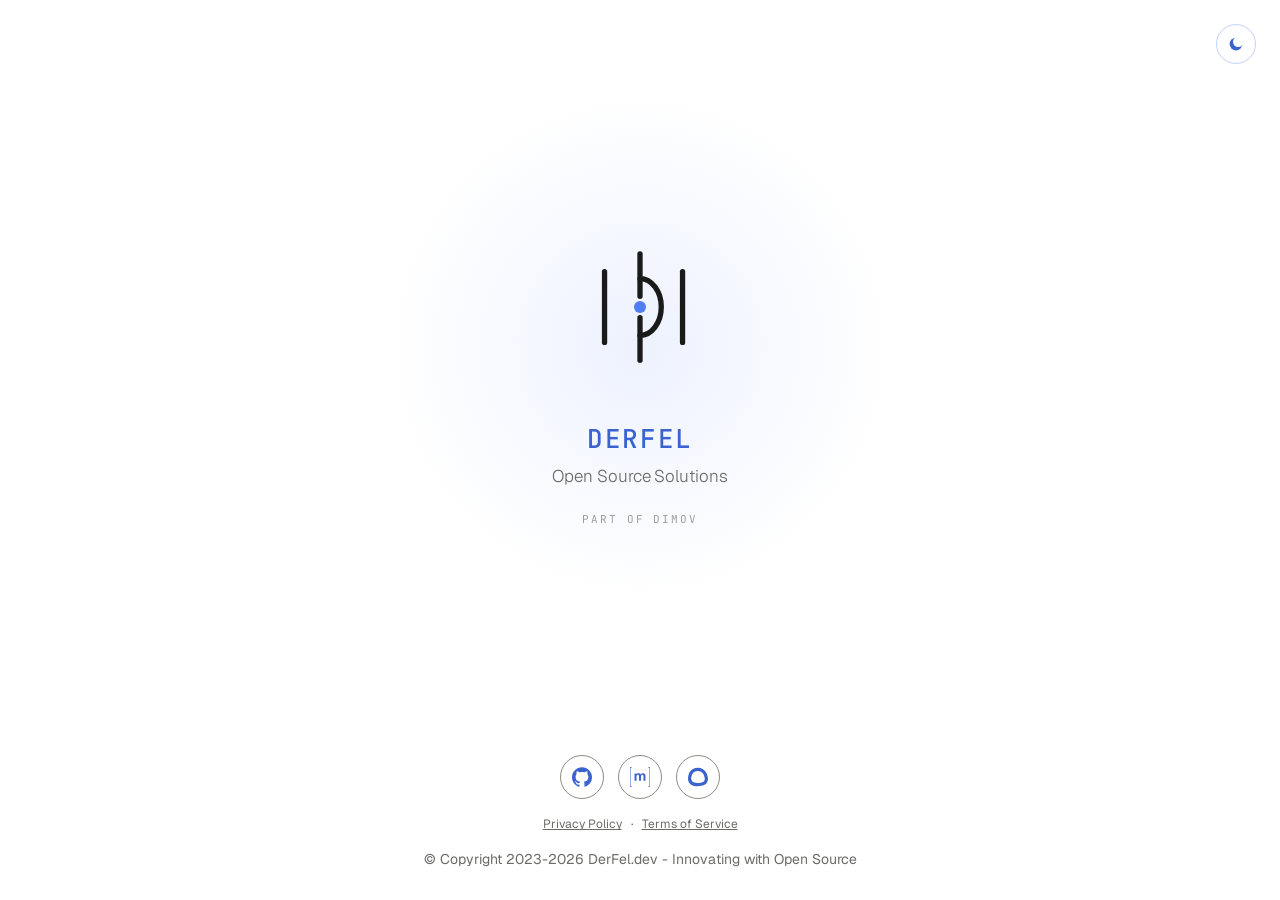
<file: index.html>
<!DOCTYPE html>
<html lang="en">

<head>
    <meta charset="UTF-8">
    <meta name="viewport" content="width=device-width, initial-scale=1.0">
    <title>DERFEL | Open Source Solutions</title>
    <meta name="description" content="DERFEL - open-source solutions, part of the DIMOV ecosystem.">
    <link rel="canonical" href="https://derfel.dev/">

    <link rel="icon" type="image/svg+xml" href="/images/favicon.svg" media="(prefers-color-scheme: light)">
    <link rel="icon" type="image/svg+xml" href="/images/favicon-dark.svg" media="(prefers-color-scheme: dark)">
    <link rel="icon" type="image/png" sizes="32x32" href="/images/favicon-32x32.png">
    <link rel="apple-touch-icon" sizes="180x180" href="/images/apple-touch-icon.png">
    <link rel="manifest" href="/site.webmanifest">
    <meta name="color-scheme" content="light dark">
    <meta name="theme-color" content="#FFFFFF" media="(prefers-color-scheme: light)">
    <meta name="theme-color" content="#141414" media="(prefers-color-scheme: dark)">
    <meta name="mobile-web-app-capable" content="yes">
    <meta name="apple-mobile-web-app-capable" content="yes">
    <meta name="apple-mobile-web-app-title" content="DERFEL">

    <link rel="stylesheet" href="/styles/style.css">
    <script src="/scripts/theme.js"></script>

    <meta property="og:site_name" content="DERFEL">
    <meta property="og:type" content="website">
    <meta property="og:locale" content="en_US">
    <meta property="og:title" content="DERFEL: Open Source Solutions | Innovating with Open Source">
    <meta property="og:description" content="DERFEL offers innovative open-source solutions to empower businesses. Experience seamless integration and cost-effective technology with DIMOV.">
    <meta property="og:url" content="https://derfel.dev/">
    <meta property="og:image" content="https://derfel.dev/images/derfel-og.png">
    <meta property="og:image:width" content="1200">
    <meta property="og:image:height" content="630">
    <meta property="og:image:alt" content="DERFEL - Open Source Solutions, part of DIMOV">

    <meta name="twitter:card" content="summary_large_image">
    <meta name="twitter:title" content="DERFEL | Open Source Solutions">
    <meta name="twitter:description" content="DERFEL - open-source solutions, part of the DIMOV ecosystem.">
    <meta name="twitter:image" content="https://derfel.dev/images/derfel-og.png">
    <meta name="twitter:image:alt" content="DERFEL - Open Source Solutions, part of DIMOV">

    <script type="application/ld+json">
    {
      "@context": "https://schema.org",
      "@graph": [
        {
          "@type": "Organization",
          "@id": "https://derfel.dev/#organization",
          "name": "DERFEL",
          "url": "https://derfel.dev/",
          "logo": {
            "@type": "ImageObject",
            "url": "https://derfel.dev/images/derfel-mark.svg",
            "width": 44,
            "height": 44
          },
          "image": "https://derfel.dev/images/derfel-og.png",
          "description": "Open source solutions for business - seamless integration, lower costs and cost-effective technology.",
          "parentOrganization": {
            "@type": "Organization",
            "name": "DIMOV",
            "url": "https://www.dimov.xyz"
          },
          "sameAs": [
            "https://github.com/derfeldev"
          ]
        },
        {
          "@type": "WebSite",
          "@id": "https://derfel.dev/#website",
          "url": "https://derfel.dev/",
          "name": "DERFEL",
          "description": "Innovating with Open Source",
          "publisher": { "@id": "https://derfel.dev/#organization" },
          "inLanguage": "en"
        }
      ]
    }
    </script>
</head>

<body>
    <a class="skip-link" href="#main">Skip to content</a>

    <div class="site">
        <button class="theme-toggle" type="button" aria-label="Switch to dark theme">
            <svg class="icon-sun" width="18" height="18" viewBox="0 0 24 24" fill="none" aria-hidden="true"><circle cx="12" cy="12" r="5" stroke="currentColor" stroke-width="1.8"/><line x1="12" y1="1.5" x2="12" y2="4" stroke="currentColor" stroke-width="1.8" stroke-linecap="round"/><line x1="12" y1="20" x2="12" y2="22.5" stroke="currentColor" stroke-width="1.8" stroke-linecap="round"/><line x1="1.5" y1="12" x2="4" y2="12" stroke="currentColor" stroke-width="1.8" stroke-linecap="round"/><line x1="20" y1="12" x2="22.5" y2="12" stroke="currentColor" stroke-width="1.8" stroke-linecap="round"/><line x1="4.4" y1="4.4" x2="6.1" y2="6.1" stroke="currentColor" stroke-width="1.8" stroke-linecap="round"/><line x1="17.9" y1="17.9" x2="19.6" y2="19.6" stroke="currentColor" stroke-width="1.8" stroke-linecap="round"/><line x1="4.4" y1="19.6" x2="6.1" y2="17.9" stroke="currentColor" stroke-width="1.8" stroke-linecap="round"/><line x1="17.9" y1="6.1" x2="19.6" y2="4.4" stroke="currentColor" stroke-width="1.8" stroke-linecap="round"/></svg>
            <svg class="icon-moon" width="18" height="18" viewBox="0 0 24 24" aria-hidden="true"><mask id="derfel-moon-mask"><rect x="0" y="0" width="24" height="24" fill="#fff"/><circle cx="15" cy="9" r="7" fill="#000"/></mask><circle cx="12" cy="12" r="8.5" fill="currentColor" mask="url(#derfel-moon-mask)"/></svg>
        </button>

        <main id="main" class="hero">
            <div class="hero-glow" aria-hidden="true"></div>
            <div class="hero-inner">
                <div class="hero-logo" role="img" aria-label="DERFEL logo">
                    <svg viewBox="0 0 44 44" width="156" height="156" fill="none">
                        <g stroke-width="1.5" stroke-linecap="round">
                            <path d="M12 12v20"/>
                            <path d="M34 12v20"/>
                            <path d="M22 7v12"/>
                            <path d="M22 25v12"/>
                            <path d="M22 14c3.31 0 6 3.58 6 8s-2.69 8-6 8"/>
                        </g>
                        <circle cx="22" cy="22" r="1.7"/>
                    </svg>
                </div>
                <h1 class="hero-title">DERFEL</h1>
                <p class="hero-sub">Open Source Solutions</p>
                <p class="hero-tag">PART OF DIMOV</p>
            </div>
        </main>

        <footer class="site-footer">
            <div class="social">
                <a href="https://github.com/derfeldev" class="social-link" aria-label="DERFEL on GitHub (opens in a new tab)" rel="me noopener" target="_blank">
                    <svg viewBox="0 0 24 24" aria-hidden="true" focusable="false"><path d="M12 .297c-6.63 0-12 5.373-12 12 0 5.303 3.438 9.8 8.205 11.385.6.113.82-.258.82-.577 0-.285-.01-1.04-.015-2.04-3.338.724-4.042-1.61-4.042-1.61C4.422 18.07 3.633 17.7 3.633 17.7c-1.087-.744.084-.729.084-.729 1.205.084 1.838 1.236 1.838 1.236 1.07 1.835 2.809 1.305 3.495.998.108-.776.417-1.305.76-1.605-2.665-.3-5.466-1.332-5.466-5.93 0-1.31.465-2.38 1.235-3.22-.135-.303-.54-1.523.105-3.176 0 0 1.005-.322 3.3 1.23.96-.267 1.98-.399 3-.405 1.02.006 2.04.138 3 .405 2.28-1.552 3.285-1.23 3.285-1.23.645 1.653.24 2.873.12 3.176.765.84 1.23 1.91 1.23 3.22 0 4.61-2.805 5.625-5.475 5.92.42.36.81 1.096.81 2.22 0 1.606-.015 2.896-.015 3.286 0 .315.21.69.825.57C20.565 22.092 24 17.592 24 12.297c0-6.627-5.373-12-12-12"/></svg>
                </a>
                <a href="https://www.dimov.xyz/matrix-docs/" class="social-link" aria-label="Matrix homeserver documentation (opens in a new tab)" rel="noopener" target="_blank">
                    <svg viewBox="0 0 24 24" aria-hidden="true" focusable="false"><path d="M.632.55v22.9H2.28V24H0V0h2.28v.55zm7.043 7.26v1.157h.033c.309-.443.683-.784 1.117-1.024.433-.245.936-.365 1.5-.365.54 0 1.033.107 1.481.314.448.208.785.582 1.02 1.108.254-.374.6-.706 1.034-.992.434-.287.95-.43 1.546-.43.453 0 .872.056 1.26.167.388.11.716.286.993.53.276.245.489.559.646.951.152.392.23.863.23 1.417v5.728h-2.349V11.52c0-.286-.01-.559-.032-.812a1.755 1.755 0 0 0-.18-.66 1.106 1.106 0 0 0-.438-.448c-.194-.11-.457-.166-.785-.166-.332 0-.6.064-.803.189a1.38 1.38 0 0 0-.48.499 1.946 1.946 0 0 0-.231.696 5.56 5.56 0 0 0-.06.785v4.768h-2.35v-4.8c0-.254-.004-.503-.018-.752a2.074 2.074 0 0 0-.143-.688 1.052 1.052 0 0 0-.415-.503c-.194-.125-.476-.19-.854-.19-.111 0-.259.024-.439.074-.18.051-.36.143-.53.282-.171.138-.319.337-.439.595-.12.259-.18.6-.18 1.02v4.966H5.46V7.81zm15.693 15.64V.55H21.72V0H24v24h-2.28v-.55z"/></svg>
                </a>
                <a href="https://status.derfel.dev" class="social-link" aria-label="DERFEL status page (opens in a new tab)" rel="noopener" target="_blank">
                    <svg viewBox="0 0 24 24" aria-hidden="true" focusable="false"><path d="M11.759.955c-4.071 0-7.93 2.265-10.06 5.774l-.16.263-.116.284c-1.81 4.44-2.188 9.118.621 12.459 2.67 3.174 6.221 3.328 9.477 3.308 3.256-.02 6.323-.482 8.995-2.032C22.75 19.714 24 16.917 24 14.53c0-2.388-.724-4.698-1.882-7.343l-.112-.257-.148-.238C19.683 3.2 15.83.955 11.758.955Zm0 3.868c2.919 0 5.19 1.305 6.816 3.914 2.076 4.747 2.076 7.724 0 8.929-3.116 1.808-11.234 2.359-13.57-.42-1.558-1.853-1.558-4.69 0-8.51 1.584-2.608 3.835-3.913 6.754-3.913z"/></svg>
                </a>
            </div>
            <div class="footer-links">
                <a href="/privacy-policy/">Privacy Policy</a>
                <span>·</span>
                <a href="/terms-of-service/">Terms of Service</a>
            </div>
            <small class="copyright">&copy; Copyright 2023-<span data-year>2026</span> DerFel.dev - Innovating with Open Source</small>
        </footer>
    </div>
</body>

</html>
</file>
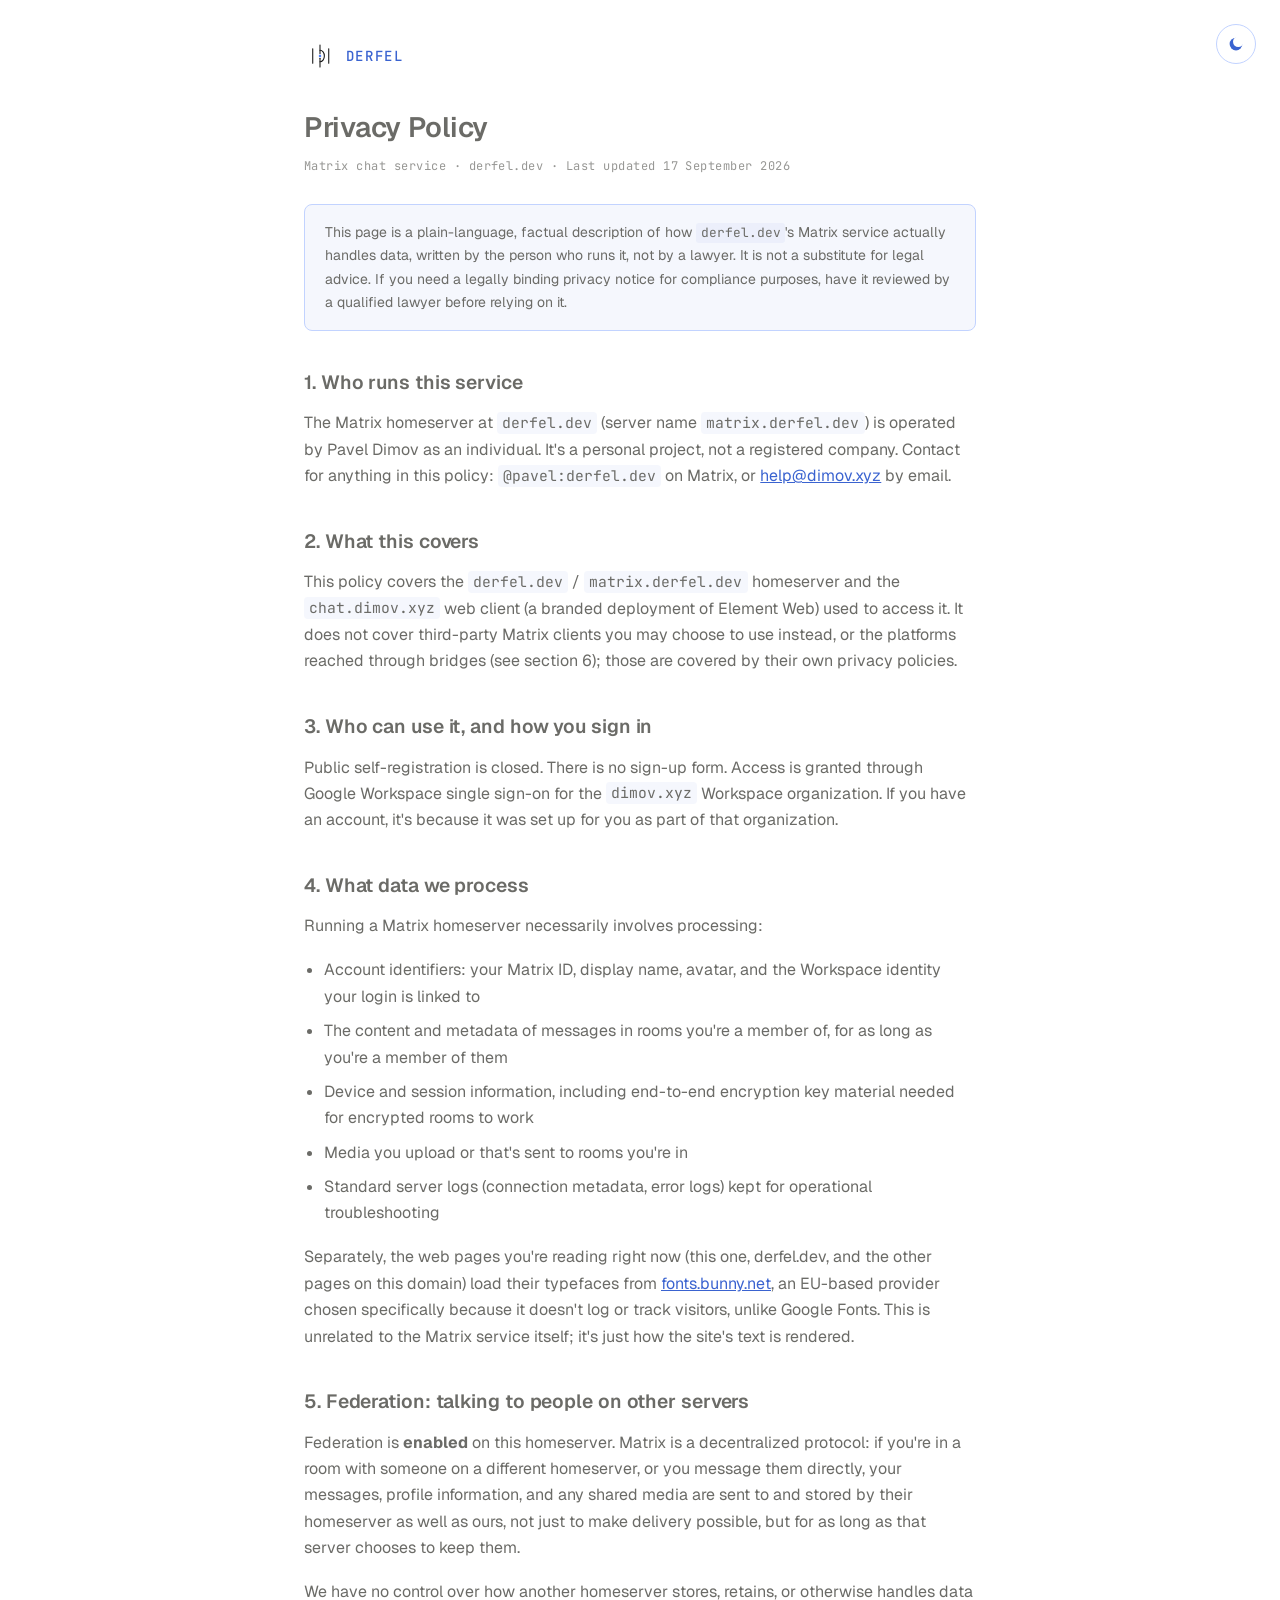
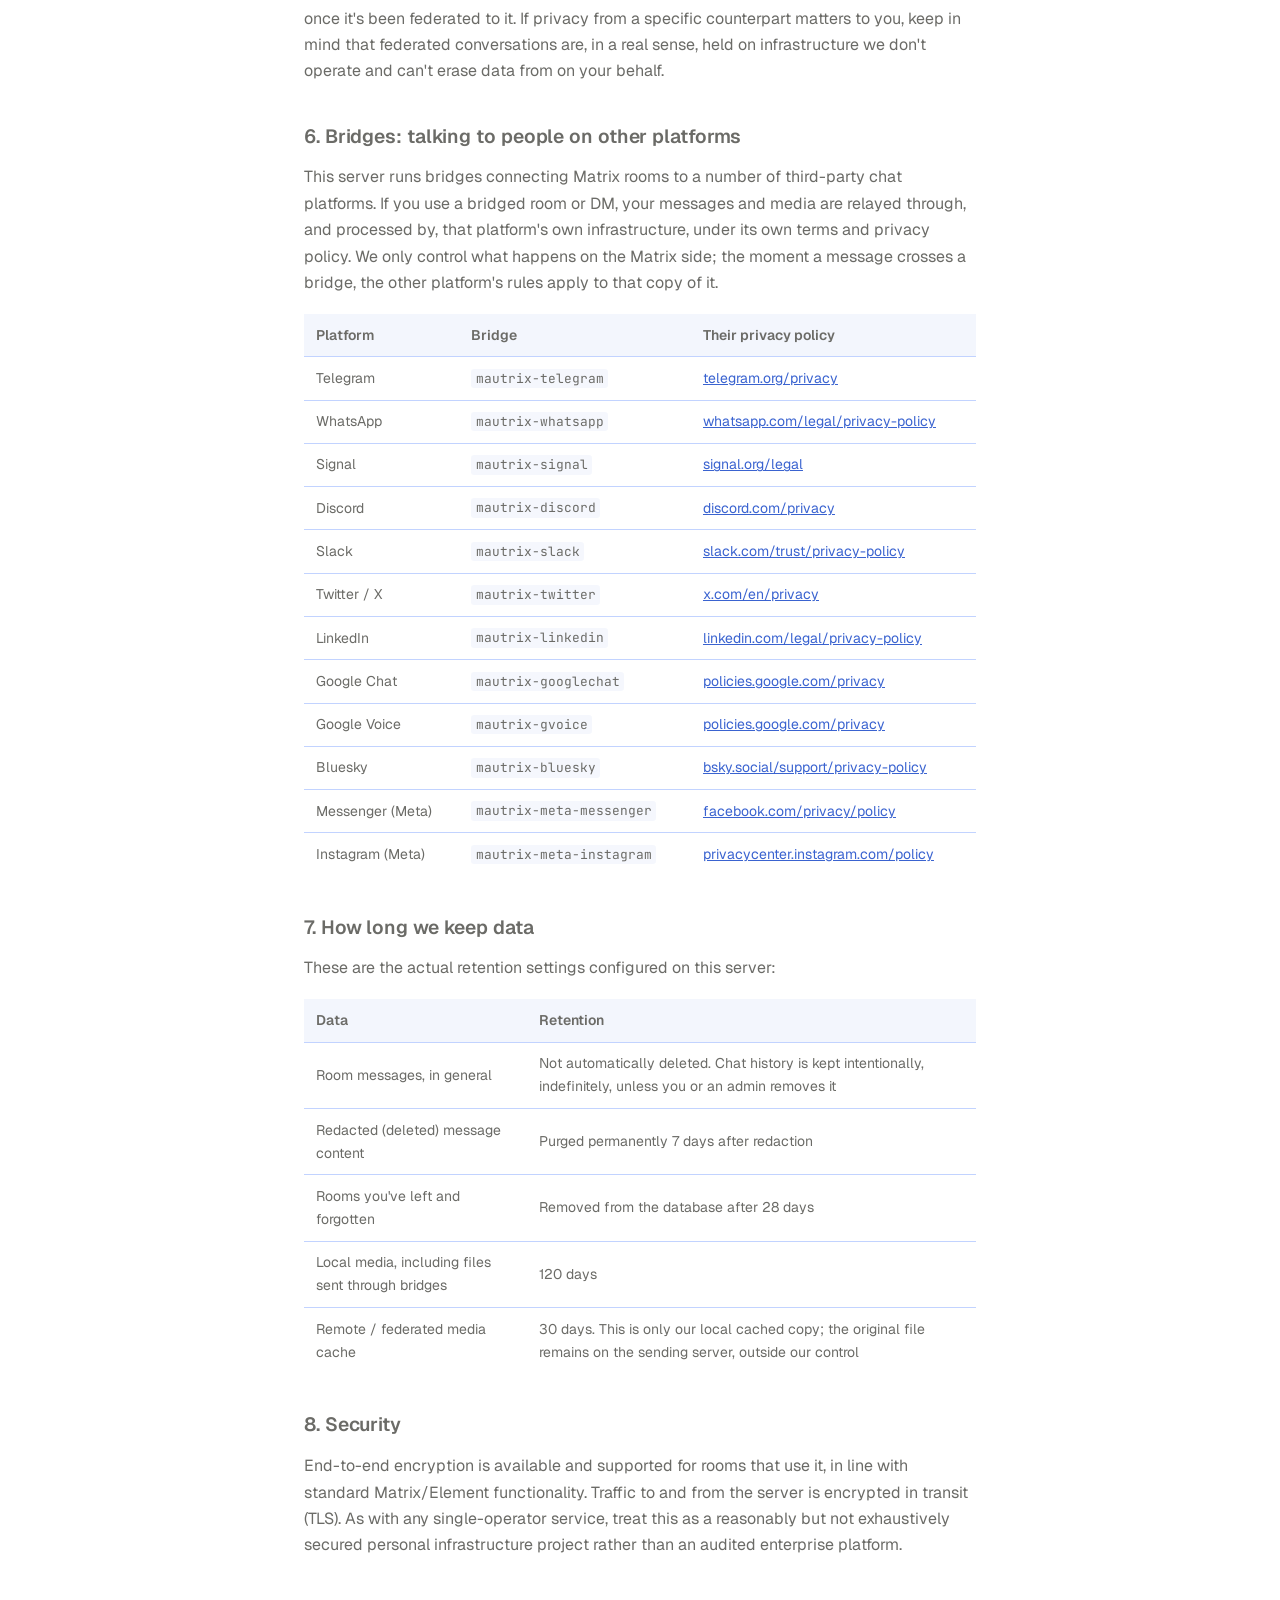
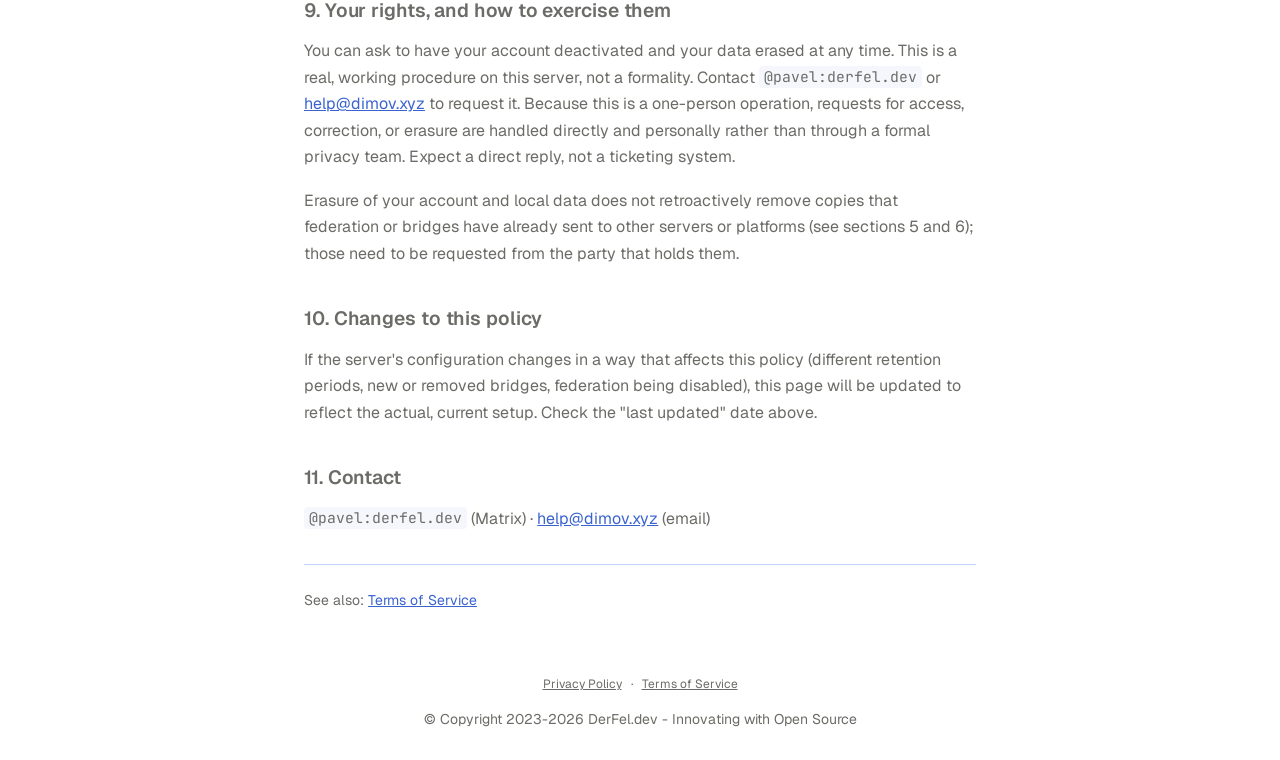
<file: privacy-policy/index.html>
<!DOCTYPE html>
<html lang="en">

<head>
    <meta charset="UTF-8">
    <meta name="viewport" content="width=device-width, initial-scale=1.0">
    <title>Privacy Policy | DERFEL Matrix Chat</title>
    <meta name="description" content="Privacy Policy for the DERFEL Matrix homeserver at derfel.dev - federation, bridges, data retention, and how to request erasure.">
    <link rel="canonical" href="https://derfel.dev/privacy-policy/">

    <link rel="icon" type="image/svg+xml" href="/images/favicon.svg" media="(prefers-color-scheme: light)">
    <link rel="icon" type="image/svg+xml" href="/images/favicon-dark.svg" media="(prefers-color-scheme: dark)">
    <link rel="icon" type="image/png" sizes="32x32" href="/images/favicon-32x32.png">
    <link rel="apple-touch-icon" sizes="180x180" href="/images/apple-touch-icon.png">
    <link rel="manifest" href="/site.webmanifest">
    <meta name="color-scheme" content="light dark">
    <meta name="theme-color" content="#FFFFFF" media="(prefers-color-scheme: light)">
    <meta name="theme-color" content="#141414" media="(prefers-color-scheme: dark)">

    <link rel="stylesheet" href="/styles/style.css">
    <script src="/scripts/theme.js"></script>

    <meta property="og:site_name" content="DERFEL">
    <meta property="og:type" content="website">
    <meta property="og:title" content="Privacy Policy | DERFEL Matrix Chat">
    <meta property="og:description" content="How the DERFEL Matrix homeserver at derfel.dev handles your data - federation, bridges, retention, and erasure requests.">
    <meta property="og:url" content="https://derfel.dev/privacy-policy/">
    <meta property="og:image" content="https://derfel.dev/images/derfel-og.png">

    <meta name="twitter:card" content="summary_large_image">
    <meta name="twitter:title" content="Privacy Policy | DERFEL Matrix Chat">
    <meta name="twitter:description" content="How the DERFEL Matrix homeserver at derfel.dev handles your data - federation, bridges, retention, and erasure requests.">
    <meta name="twitter:image" content="https://derfel.dev/images/derfel-og.png">

    <script type="application/ld+json">
    {
      "@context": "https://schema.org",
      "@type": "WebPage",
      "name": "Privacy Policy",
      "url": "https://derfel.dev/privacy-policy/",
      "dateModified": "2026-09-17",
      "isPartOf": { "@type": "WebSite", "name": "DERFEL", "url": "https://derfel.dev" }
    }
    </script>
</head>

<body>
    <a class="skip-link" href="#main">Skip to content</a>

    <div class="site">
        <button class="theme-toggle" type="button" aria-label="Switch to dark theme">
            <svg class="icon-sun" width="18" height="18" viewBox="0 0 24 24" fill="none" aria-hidden="true"><circle cx="12" cy="12" r="5" stroke="currentColor" stroke-width="1.8"/><line x1="12" y1="1.5" x2="12" y2="4" stroke="currentColor" stroke-width="1.8" stroke-linecap="round"/><line x1="12" y1="20" x2="12" y2="22.5" stroke="currentColor" stroke-width="1.8" stroke-linecap="round"/><line x1="1.5" y1="12" x2="4" y2="12" stroke="currentColor" stroke-width="1.8" stroke-linecap="round"/><line x1="20" y1="12" x2="22.5" y2="12" stroke="currentColor" stroke-width="1.8" stroke-linecap="round"/><line x1="4.4" y1="4.4" x2="6.1" y2="6.1" stroke="currentColor" stroke-width="1.8" stroke-linecap="round"/><line x1="17.9" y1="17.9" x2="19.6" y2="19.6" stroke="currentColor" stroke-width="1.8" stroke-linecap="round"/><line x1="4.4" y1="19.6" x2="6.1" y2="17.9" stroke="currentColor" stroke-width="1.8" stroke-linecap="round"/><line x1="17.9" y1="6.1" x2="19.6" y2="4.4" stroke="currentColor" stroke-width="1.8" stroke-linecap="round"/></svg>
            <svg class="icon-moon" width="18" height="18" viewBox="0 0 24 24" aria-hidden="true"><mask id="derfel-moon-mask"><rect x="0" y="0" width="24" height="24" fill="#fff"/><circle cx="15" cy="9" r="7" fill="#000"/></mask><circle cx="12" cy="12" r="8.5" fill="currentColor" mask="url(#derfel-moon-mask)"/></svg>
        </button>

        <a class="site-header" href="/">
            <svg viewBox="0 0 44 44" width="32" height="32" fill="none" aria-hidden="true">
                <g stroke-width="1.5" stroke-linecap="round">
                    <path d="M12 12v20"/><path d="M34 12v20"/><path d="M22 7v12"/><path d="M22 25v12"/>
                    <path d="M22 14c3.31 0 6 3.58 6 8s-2.69 8-6 8"/>
                </g>
                <circle cx="22" cy="22" r="1.7"/>
            </svg>
            <span class="wordmark">DERFEL</span>
        </a>

        <main id="main" class="page">
            <h1>Privacy Policy</h1>
            <p class="updated">Matrix chat service &middot; derfel.dev &middot; Last updated 17 September 2026</p>

            <div class="notice">
                This page is a plain-language, factual description of how <code>derfel.dev</code>'s
                Matrix service actually handles data, written by the person who runs it, not by a
                lawyer. It is not a substitute for legal advice. If you need a legally binding privacy
                notice for compliance purposes, have it reviewed by a qualified lawyer before relying
                on it.
            </div>

            <h2>1. Who runs this service</h2>
            <p>
                The Matrix homeserver at <code>derfel.dev</code> (server name <code>matrix.derfel.dev</code>)
                is operated by Pavel Dimov as an individual. It's a personal project, not a
                registered company. Contact for anything in this policy: <code>@pavel:derfel.dev</code>
                on Matrix, or <a href="mailto:help@dimov.xyz">help@dimov.xyz</a> by email.
            </p>

            <h2>2. What this covers</h2>
            <p>
                This policy covers the <code>derfel.dev</code> / <code>matrix.derfel.dev</code>
                homeserver and the <code>chat.dimov.xyz</code> web client (a branded deployment of
                Element Web) used to access it. It does not cover third-party Matrix clients you may
                choose to use instead, or the platforms reached through bridges (see section 6);
                those are covered by their own privacy policies.
            </p>

            <h2>3. Who can use it, and how you sign in</h2>
            <p>
                Public self-registration is closed. There is no sign-up form. Access is granted
                through Google Workspace single sign-on for the <code>dimov.xyz</code> Workspace
                organization. If you have an account, it's because it was set up for you as part of
                that organization.
            </p>

            <h2>4. What data we process</h2>
            <p>Running a Matrix homeserver necessarily involves processing:</p>
            <ul>
                <li>Account identifiers: your Matrix ID, display name, avatar, and the Workspace identity your login is linked to</li>
                <li>The content and metadata of messages in rooms you're a member of, for as long as you're a member of them</li>
                <li>Device and session information, including end-to-end encryption key material needed for encrypted rooms to work</li>
                <li>Media you upload or that's sent to rooms you're in</li>
                <li>Standard server logs (connection metadata, error logs) kept for operational troubleshooting</li>
            </ul>
            <p>
                Separately, the web pages you're reading right now (this one, derfel.dev, and the
                other pages on this domain) load their typefaces from <a href="https://fonts.bunny.net" target="_blank" rel="noopener">fonts.bunny.net</a>,
                an EU-based provider chosen specifically because it doesn't log or track visitors,
                unlike Google Fonts. This is unrelated to the Matrix service itself; it's just how
                the site's text is rendered.
            </p>

            <h2>5. Federation: talking to people on other servers</h2>
            <p>
                Federation is <strong>enabled</strong> on this homeserver. Matrix is a decentralized
                protocol: if you're in a room with someone on a different homeserver, or you message
                them directly, your messages, profile information, and any shared media are sent to
                and stored by their homeserver as well as ours, not just to make delivery possible,
                but for as long as that server chooses to keep them.
            </p>
            <p>
                We have no control over how another homeserver stores, retains, or otherwise handles
                data once it's been federated to it. If privacy from a specific counterpart matters to
                you, keep in mind that federated conversations are, in a real sense, held on
                infrastructure we don't operate and can't erase data from on your behalf.
            </p>

            <h2 id="bridges">6. Bridges: talking to people on other platforms</h2>
            <p>
                This server runs bridges connecting Matrix rooms to a number of third-party chat
                platforms. If you use a bridged room or DM, your messages and media are relayed
                through, and processed by, that platform's own infrastructure, under its own terms
                and privacy policy. We only control what happens on the Matrix side; the moment a
                message crosses a bridge, the other platform's rules apply to that copy of it.
            </p>
            <div class="table-wrap">
                <table>
                    <thead>
                        <tr><th>Platform</th><th>Bridge</th><th>Their privacy policy</th></tr>
                    </thead>
                    <tbody>
                        <tr><td>Telegram</td><td><code>mautrix-telegram</code></td><td><a href="https://telegram.org/privacy" target="_blank" rel="noopener">telegram.org/privacy</a></td></tr>
                        <tr><td>WhatsApp</td><td><code>mautrix-whatsapp</code></td><td><a href="https://www.whatsapp.com/legal/privacy-policy" target="_blank" rel="noopener">whatsapp.com/legal/privacy-policy</a></td></tr>
                        <tr><td>Signal</td><td><code>mautrix-signal</code></td><td><a href="https://signal.org/legal/" target="_blank" rel="noopener">signal.org/legal</a></td></tr>
                        <tr><td>Discord</td><td><code>mautrix-discord</code></td><td><a href="https://discord.com/privacy" target="_blank" rel="noopener">discord.com/privacy</a></td></tr>
                        <tr><td>Slack</td><td><code>mautrix-slack</code></td><td><a href="https://slack.com/trust/privacy/privacy-policy" target="_blank" rel="noopener">slack.com/trust/privacy-policy</a></td></tr>
                        <tr><td>Twitter / X</td><td><code>mautrix-twitter</code></td><td><a href="https://x.com/en/privacy" target="_blank" rel="noopener">x.com/en/privacy</a></td></tr>
                        <tr><td>LinkedIn</td><td><code>mautrix-linkedin</code></td><td><a href="https://www.linkedin.com/legal/privacy-policy" target="_blank" rel="noopener">linkedin.com/legal/privacy-policy</a></td></tr>
                        <tr><td>Google Chat</td><td><code>mautrix-googlechat</code></td><td><a href="https://policies.google.com/privacy" target="_blank" rel="noopener">policies.google.com/privacy</a></td></tr>
                        <tr><td>Google Voice</td><td><code>mautrix-gvoice</code></td><td><a href="https://policies.google.com/privacy" target="_blank" rel="noopener">policies.google.com/privacy</a></td></tr>
                        <tr><td>Bluesky</td><td><code>mautrix-bluesky</code></td><td><a href="https://bsky.social/about/support/privacy-policy" target="_blank" rel="noopener">bsky.social/support/privacy-policy</a></td></tr>
                        <tr><td>Messenger (Meta)</td><td><code>mautrix-meta-messenger</code></td><td><a href="https://www.facebook.com/privacy/policy/" target="_blank" rel="noopener">facebook.com/privacy/policy</a></td></tr>
                        <tr><td>Instagram (Meta)</td><td><code>mautrix-meta-instagram</code></td><td><a href="https://privacycenter.instagram.com/policy/" target="_blank" rel="noopener">privacycenter.instagram.com/policy</a></td></tr>
                    </tbody>
                </table>
            </div>

            <h2>7. How long we keep data</h2>
            <p>These are the actual retention settings configured on this server:</p>
            <div class="table-wrap">
                <table>
                    <thead><tr><th>Data</th><th>Retention</th></tr></thead>
                    <tbody>
                        <tr><td>Room messages, in general</td><td>Not automatically deleted. Chat history is kept intentionally, indefinitely, unless you or an admin removes it</td></tr>
                        <tr><td>Redacted (deleted) message content</td><td>Purged permanently 7 days after redaction</td></tr>
                        <tr><td>Rooms you've left and forgotten</td><td>Removed from the database after 28 days</td></tr>
                        <tr><td>Local media, including files sent through bridges</td><td>120 days</td></tr>
                        <tr><td>Remote / federated media cache</td><td>30 days. This is only our local cached copy; the original file remains on the sending server, outside our control</td></tr>
                    </tbody>
                </table>
            </div>

            <h2>8. Security</h2>
            <p>
                End-to-end encryption is available and supported for rooms that use it, in line with
                standard Matrix/Element functionality. Traffic to and from the server is encrypted in
                transit (TLS). As with any single-operator service, treat this as a reasonably but not
                exhaustively secured personal infrastructure project rather than an audited enterprise
                platform.
            </p>

            <h2>9. Your rights, and how to exercise them</h2>
            <p>
                You can ask to have your account deactivated and your data erased at any time. This
                is a real, working procedure on this server, not a formality. Contact
                <code>@pavel:derfel.dev</code> or <a href="mailto:help@dimov.xyz">help@dimov.xyz</a>
                to request it. Because this is a one-person operation, requests for access,
                correction, or erasure are handled directly and personally rather than through a
                formal privacy team. Expect a direct reply, not a ticketing system.
            </p>
            <p>
                Erasure of your account and local data does not retroactively remove copies that
                federation or bridges have already sent to other servers or platforms (see sections 5
                and 6); those need to be requested from the party that holds them.
            </p>

            <h2>10. Changes to this policy</h2>
            <p>
                If the server's configuration changes in a way that affects this policy (different
                retention periods, new or removed bridges, federation being disabled), this page will
                be updated to reflect the actual, current setup. Check the "last updated" date above.
            </p>

            <h2>11. Contact</h2>
            <p>
                <code>@pavel:derfel.dev</code> (Matrix) &middot; <a href="mailto:help@dimov.xyz">help@dimov.xyz</a> (email)
            </p>

            <div class="see-also">
                See also: <a href="/terms-of-service/">Terms of Service</a>
            </div>
        </main>

        <footer class="site-footer">
            <div class="footer-links">
                <a href="/privacy-policy/">Privacy Policy</a>
                <span>&middot;</span>
                <a href="/terms-of-service/">Terms of Service</a>
            </div>
            <small class="copyright">&copy; Copyright 2023-<span data-year>2026</span> DerFel.dev - Innovating with Open Source</small>
        </footer>
    </div>
</body>

</html>
</file>
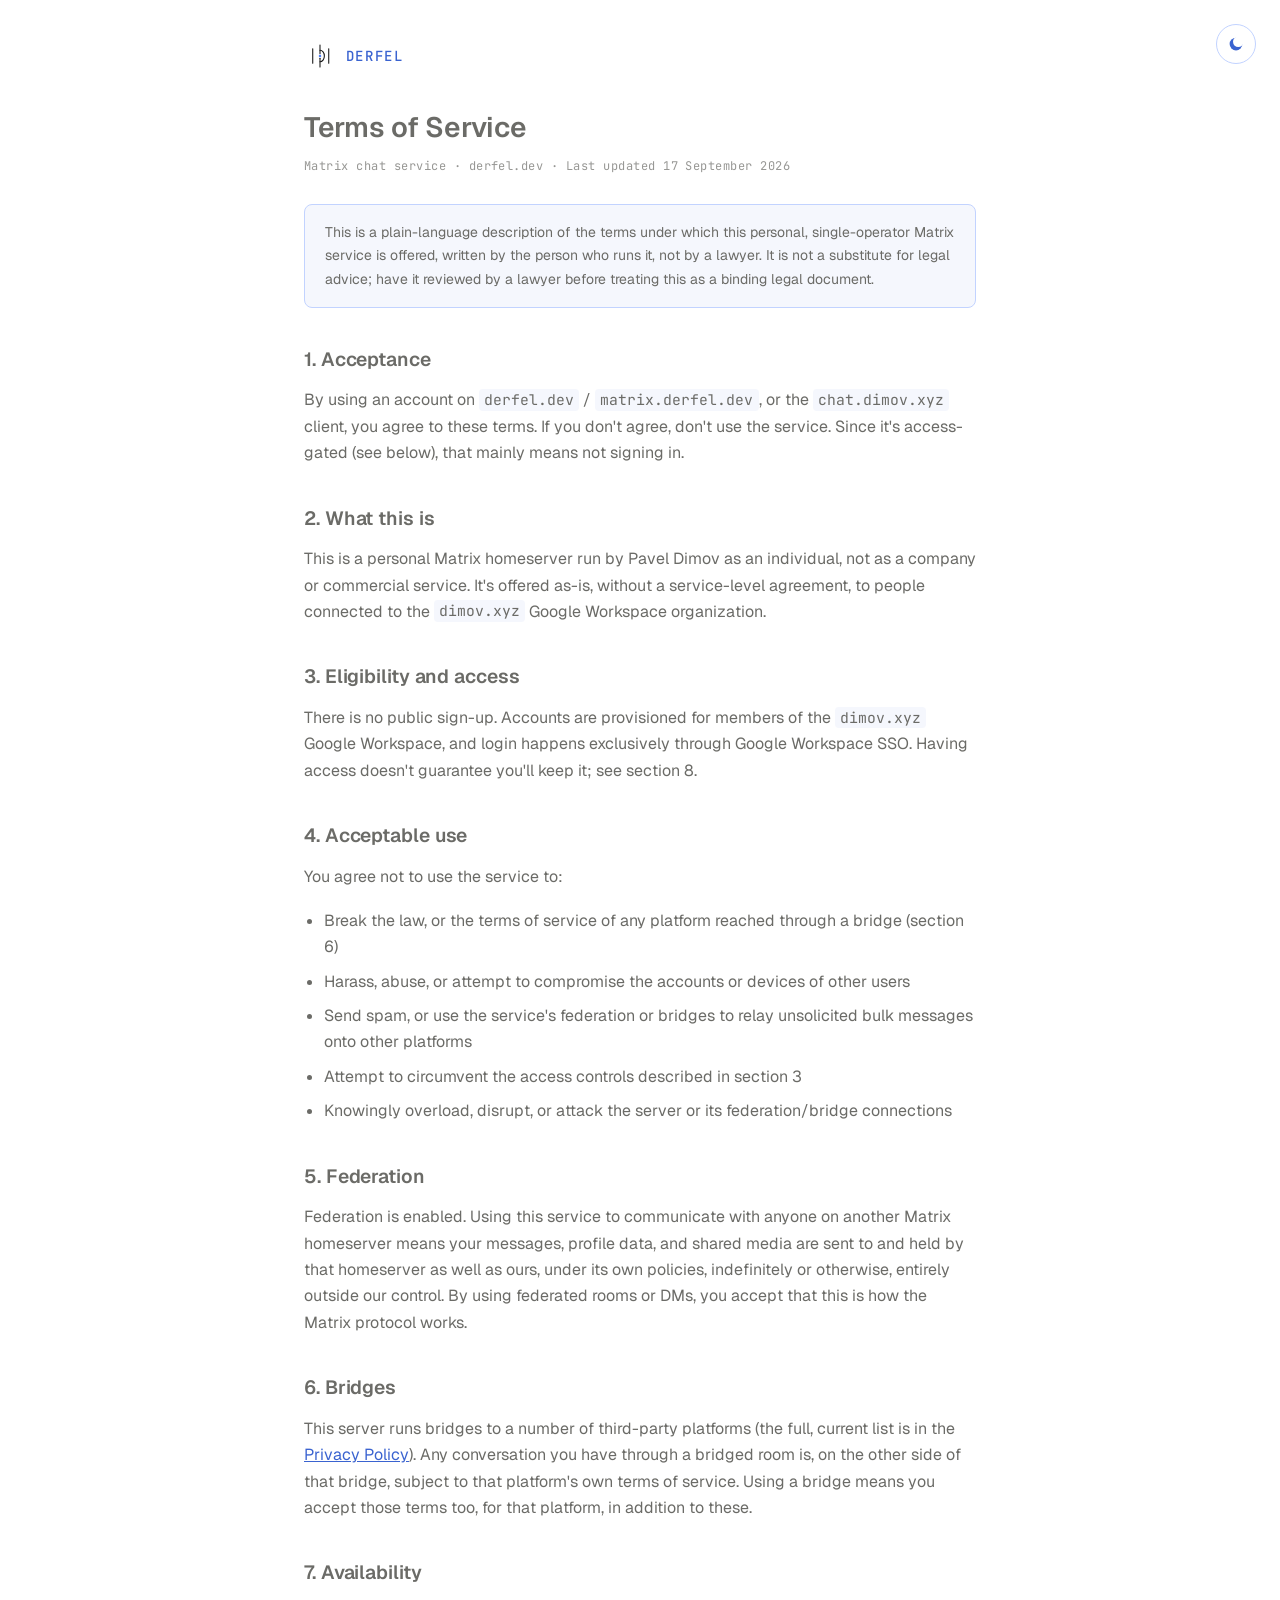
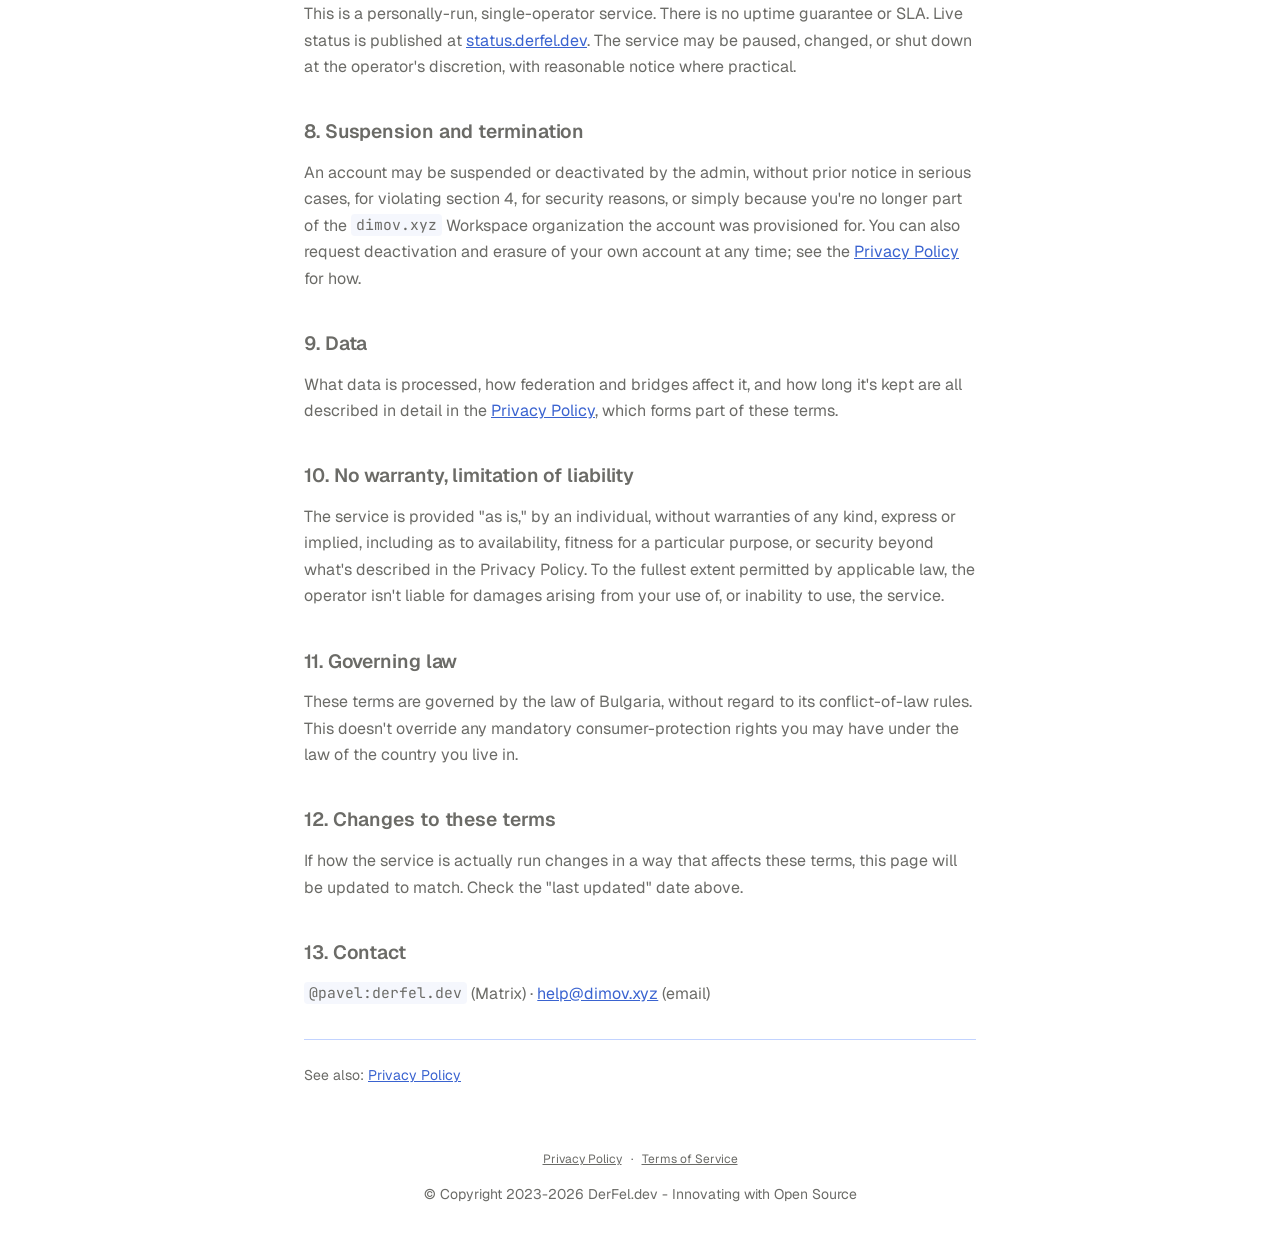
<file: terms-of-service/index.html>
<!DOCTYPE html>
<html lang="en">

<head>
    <meta charset="UTF-8">
    <meta name="viewport" content="width=device-width, initial-scale=1.0">
    <title>Terms of Service | DERFEL Matrix Chat</title>
    <meta name="description" content="Terms of Service for the DERFEL Matrix homeserver at derfel.dev - eligibility, acceptable use, federation, bridges, and availability.">
    <link rel="canonical" href="https://derfel.dev/terms-of-service/">

    <link rel="icon" type="image/svg+xml" href="/images/favicon.svg" media="(prefers-color-scheme: light)">
    <link rel="icon" type="image/svg+xml" href="/images/favicon-dark.svg" media="(prefers-color-scheme: dark)">
    <link rel="icon" type="image/png" sizes="32x32" href="/images/favicon-32x32.png">
    <link rel="apple-touch-icon" sizes="180x180" href="/images/apple-touch-icon.png">
    <link rel="manifest" href="/site.webmanifest">
    <meta name="color-scheme" content="light dark">
    <meta name="theme-color" content="#FFFFFF" media="(prefers-color-scheme: light)">
    <meta name="theme-color" content="#141414" media="(prefers-color-scheme: dark)">

    <link rel="stylesheet" href="/styles/style.css">
    <script src="/scripts/theme.js"></script>

    <meta property="og:site_name" content="DERFEL">
    <meta property="og:type" content="website">
    <meta property="og:title" content="Terms of Service | DERFEL Matrix Chat">
    <meta property="og:description" content="Terms for using the DERFEL Matrix homeserver at derfel.dev - eligibility, acceptable use, federation, bridges, and availability.">
    <meta property="og:url" content="https://derfel.dev/terms-of-service/">
    <meta property="og:image" content="https://derfel.dev/images/derfel-og.png">

    <meta name="twitter:card" content="summary_large_image">
    <meta name="twitter:title" content="Terms of Service | DERFEL Matrix Chat">
    <meta name="twitter:description" content="Terms for using the DERFEL Matrix homeserver at derfel.dev - eligibility, acceptable use, federation, bridges, and availability.">
    <meta name="twitter:image" content="https://derfel.dev/images/derfel-og.png">

    <script type="application/ld+json">
    {
      "@context": "https://schema.org",
      "@type": "WebPage",
      "name": "Terms of Service",
      "url": "https://derfel.dev/terms-of-service/",
      "dateModified": "2026-09-17",
      "isPartOf": { "@type": "WebSite", "name": "DERFEL", "url": "https://derfel.dev" }
    }
    </script>
</head>

<body>
    <a class="skip-link" href="#main">Skip to content</a>

    <div class="site">
        <button class="theme-toggle" type="button" aria-label="Switch to dark theme">
            <svg class="icon-sun" width="18" height="18" viewBox="0 0 24 24" fill="none" aria-hidden="true"><circle cx="12" cy="12" r="5" stroke="currentColor" stroke-width="1.8"/><line x1="12" y1="1.5" x2="12" y2="4" stroke="currentColor" stroke-width="1.8" stroke-linecap="round"/><line x1="12" y1="20" x2="12" y2="22.5" stroke="currentColor" stroke-width="1.8" stroke-linecap="round"/><line x1="1.5" y1="12" x2="4" y2="12" stroke="currentColor" stroke-width="1.8" stroke-linecap="round"/><line x1="20" y1="12" x2="22.5" y2="12" stroke="currentColor" stroke-width="1.8" stroke-linecap="round"/><line x1="4.4" y1="4.4" x2="6.1" y2="6.1" stroke="currentColor" stroke-width="1.8" stroke-linecap="round"/><line x1="17.9" y1="17.9" x2="19.6" y2="19.6" stroke="currentColor" stroke-width="1.8" stroke-linecap="round"/><line x1="4.4" y1="19.6" x2="6.1" y2="17.9" stroke="currentColor" stroke-width="1.8" stroke-linecap="round"/><line x1="17.9" y1="6.1" x2="19.6" y2="4.4" stroke="currentColor" stroke-width="1.8" stroke-linecap="round"/></svg>
            <svg class="icon-moon" width="18" height="18" viewBox="0 0 24 24" aria-hidden="true"><mask id="derfel-moon-mask"><rect x="0" y="0" width="24" height="24" fill="#fff"/><circle cx="15" cy="9" r="7" fill="#000"/></mask><circle cx="12" cy="12" r="8.5" fill="currentColor" mask="url(#derfel-moon-mask)"/></svg>
        </button>

        <a class="site-header" href="/">
            <svg viewBox="0 0 44 44" width="32" height="32" fill="none" aria-hidden="true">
                <g stroke-width="1.5" stroke-linecap="round">
                    <path d="M12 12v20"/><path d="M34 12v20"/><path d="M22 7v12"/><path d="M22 25v12"/>
                    <path d="M22 14c3.31 0 6 3.58 6 8s-2.69 8-6 8"/>
                </g>
                <circle cx="22" cy="22" r="1.7"/>
            </svg>
            <span class="wordmark">DERFEL</span>
        </a>

        <main id="main" class="page">
            <h1>Terms of Service</h1>
            <p class="updated">Matrix chat service &middot; derfel.dev &middot; Last updated 17 September 2026</p>

            <div class="notice">
                This is a plain-language description of the terms under which this personal,
                single-operator Matrix service is offered, written by the person who runs it, not by
                a lawyer. It is not a substitute for legal advice; have it reviewed by a lawyer before
                treating this as a binding legal document.
            </div>

            <h2>1. Acceptance</h2>
            <p>
                By using an account on <code>derfel.dev</code> / <code>matrix.derfel.dev</code>, or the
                <code>chat.dimov.xyz</code> client, you agree to these terms. If you don't agree,
                don't use the service. Since it's access-gated (see below), that mainly means not
                signing in.
            </p>

            <h2>2. What this is</h2>
            <p>
                This is a personal Matrix homeserver run by Pavel Dimov as an individual, not as a
                company or commercial service. It's offered as-is, without a service-level agreement,
                to people connected to the <code>dimov.xyz</code> Google Workspace organization.
            </p>

            <h2>3. Eligibility and access</h2>
            <p>
                There is no public sign-up. Accounts are provisioned for members of the
                <code>dimov.xyz</code> Google Workspace, and login happens exclusively through Google
                Workspace SSO. Having access doesn't guarantee you'll keep it; see section 8.
            </p>

            <h2>4. Acceptable use</h2>
            <p>You agree not to use the service to:</p>
            <ul>
                <li>Break the law, or the terms of service of any platform reached through a bridge (section 6)</li>
                <li>Harass, abuse, or attempt to compromise the accounts or devices of other users</li>
                <li>Send spam, or use the service's federation or bridges to relay unsolicited bulk messages onto other platforms</li>
                <li>Attempt to circumvent the access controls described in section 3</li>
                <li>Knowingly overload, disrupt, or attack the server or its federation/bridge connections</li>
            </ul>

            <h2>5. Federation</h2>
            <p>
                Federation is enabled. Using this service to communicate with anyone on another
                Matrix homeserver means your messages, profile data, and shared media are sent to and
                held by that homeserver as well as ours, under its own policies, indefinitely or
                otherwise, entirely outside our control. By using federated rooms or DMs, you accept
                that this is how the Matrix protocol works.
            </p>

            <h2>6. Bridges</h2>
            <p>
                This server runs bridges to a number of third-party platforms (the full, current list
                is in the <a href="/privacy-policy/#bridges">Privacy Policy</a>). Any conversation you
                have through a bridged room is, on the other side of that bridge, subject to that
                platform's own terms of service. Using a bridge means you accept those terms too, for
                that platform, in addition to these.
            </p>

            <h2>7. Availability</h2>
            <p>
                This is a personally-run, single-operator service. There is no uptime guarantee or
                SLA. Live status is published at
                <a href="https://status.derfel.dev" target="_blank" rel="noopener">status.derfel.dev</a>.
                The service may be paused, changed, or shut down at the operator's discretion, with
                reasonable notice where practical.
            </p>

            <h2>8. Suspension and termination</h2>
            <p>
                An account may be suspended or deactivated by the admin, without prior notice in
                serious cases, for violating section 4, for security reasons, or simply because
                you're no longer part of the <code>dimov.xyz</code> Workspace organization the account
                was provisioned for. You can also request deactivation and erasure of your own account
                at any time; see the <a href="/privacy-policy/">Privacy Policy</a> for how.
            </p>

            <h2>9. Data</h2>
            <p>
                What data is processed, how federation and bridges affect it, and how long it's kept
                are all described in detail in the <a href="/privacy-policy/">Privacy Policy</a>,
                which forms part of these terms.
            </p>

            <h2>10. No warranty, limitation of liability</h2>
            <p>
                The service is provided "as is," by an individual, without warranties of any kind,
                express or implied, including as to availability, fitness for a particular purpose,
                or security beyond what's described in the Privacy Policy. To the fullest extent
                permitted by applicable law, the operator isn't liable for damages arising from your
                use of, or inability to use, the service.
            </p>

            <h2>11. Governing law</h2>
            <p>
                These terms are governed by the law of Bulgaria, without regard to its conflict-of-law
                rules. This doesn't override any mandatory consumer-protection rights you may have
                under the law of the country you live in.
            </p>

            <h2>12. Changes to these terms</h2>
            <p>
                If how the service is actually run changes in a way that affects these terms, this
                page will be updated to match. Check the "last updated" date above.
            </p>

            <h2>13. Contact</h2>
            <p>
                <code>@pavel:derfel.dev</code> (Matrix) &middot; <a href="mailto:help@dimov.xyz">help@dimov.xyz</a> (email)
            </p>

            <div class="see-also">
                See also: <a href="/privacy-policy/">Privacy Policy</a>
            </div>
        </main>

        <footer class="site-footer">
            <div class="footer-links">
                <a href="/privacy-policy/">Privacy Policy</a>
                <span>&middot;</span>
                <a href="/terms-of-service/">Terms of Service</a>
            </div>
            <small class="copyright">&copy; Copyright 2023-<span data-year>2026</span> DerFel.dev - Innovating with Open Source</small>
        </footer>
    </div>
</body>

</html>
</file>
<file: styles/style.css>
@import url("https://fonts.bunny.net/css2?family=Geist:wght@300;400;500;600;700&family=JetBrains+Mono:wght@400;500&display=swap");
:root {
  --bg: #FFFFFF;
  --text: #6B6B67;
  --accent: #3A63D0;
  --border: hsl(223, 100%, 88%);
  --icon-border: #8C8C87;
  --glow: rgba(79, 125, 243, 0.1);
  --stroke: #1A1A1A;
  --core: #4F7DF3;
  --toggle-hover-bg: #EDEEF0;
  --toggle-hover-icon: #264A9E;
  --notice-bg: rgba(58, 99, 208, 0.05);
  --th-bg: rgba(58, 99, 208, 0.06);
  --link-hover: #294FA8;
  --on-accent: #FFFFFF;
}

html[data-theme=light] {
  color-scheme: light;
}

html[data-theme=dark] {
  --bg: #141414;
  --text: #8C8C87;
  --accent: #7AA2F7;
  --border: #6B6B67;
  --icon-border: #6B6B67;
  --glow: rgba(122, 162, 247, 0.14);
  --stroke: #E8E8E5;
  --core: #7AA2F7;
  --toggle-hover-bg: #1B1B1B;
  --toggle-hover-icon: #5A82D6;
  --notice-bg: rgba(122, 162, 247, 0.08);
  --th-bg: rgba(122, 162, 247, 0.08);
  --link-hover: #9FBBF9;
  --on-accent: #141414;
  color-scheme: dark;
}

@media (prefers-color-scheme: dark) {
  html:not([data-theme]) {
    --bg: #141414;
    --text: #8C8C87;
    --accent: #7AA2F7;
    --border: #6B6B67;
    --icon-border: #6B6B67;
    --glow: rgba(122, 162, 247, 0.14);
    --stroke: #E8E8E5;
    --core: #7AA2F7;
    --toggle-hover-bg: #1B1B1B;
    --toggle-hover-icon: #5A82D6;
    --notice-bg: rgba(122, 162, 247, 0.08);
    --th-bg: rgba(122, 162, 247, 0.08);
    --link-hover: #9FBBF9;
    --on-accent: #141414;
    color-scheme: dark;
  }
}
@keyframes derfel-fade-up {
  from {
    opacity: 0;
    transform: translateY(10px);
  }
  to {
    opacity: 1;
    transform: translateY(0);
  }
}
@keyframes derfel-draw {
  to {
    stroke-dashoffset: 0;
  }
}
@keyframes derfel-core-in {
  from {
    opacity: 0;
    transform: scale(0);
  }
  to {
    opacity: 1;
    transform: scale(1);
  }
}
@keyframes derfel-core-pulse {
  0%, 100% {
    transform: scale(1);
    filter: drop-shadow(0 0 0px currentColor);
  }
  50% {
    transform: scale(1.35);
    filter: drop-shadow(0 0 4px currentColor);
  }
}
* {
  margin: 0;
  padding: 0;
  box-sizing: border-box;
}

body {
  font-family: "Geist", sans-serif;
  font-size: 16px;
  color: var(--text);
  background-color: var(--bg);
  transition: background-color 0.35s ease, color 0.35s ease;
}

.site {
  position: relative;
  min-height: 100vh;
  display: flex;
  flex-direction: column;
}

.skip-link {
  position: absolute;
  left: -9999px;
  top: 0;
  padding: 0.6rem 1rem;
  background: var(--accent);
  color: var(--on-accent);
  border-radius: 0.4rem;
  font-size: 14px;
  z-index: 100;
}
.skip-link:focus {
  left: 1rem;
  top: 1rem;
}

.theme-toggle {
  position: absolute;
  top: 1.5rem;
  right: 1.5rem;
  z-index: 10;
  width: 2.5rem;
  height: 2.5rem;
  border-radius: 50%;
  border: 1px solid var(--border);
  background: transparent;
  color: var(--accent);
  display: inline-flex;
  align-items: center;
  justify-content: center;
  cursor: pointer;
  transition: background-color 0.25s ease, color 0.25s ease, border-color 0.25s ease;
}
.theme-toggle:hover {
  background-color: var(--toggle-hover-bg);
  color: var(--toggle-hover-icon);
  border-color: var(--accent);
}
.theme-toggle:focus-visible {
  outline: 2px solid var(--accent);
  outline-offset: 2px;
}
.theme-toggle svg {
  display: block;
}

html[data-theme=light] .theme-toggle .icon-sun,
html[data-theme=dark] .theme-toggle .icon-moon {
  display: none;
}

html:not([data-theme]) .theme-toggle {
  display: none;
}

.hero {
  position: relative;
  flex: 1;
  width: 100%;
  display: flex;
  flex-direction: column;
  align-items: center;
  justify-content: center;
  padding: 4rem 1.5rem;
}

.hero-glow {
  position: absolute;
  top: 50%;
  left: 50%;
  width: 520px;
  height: 520px;
  transform: translate(-50%, -56%);
  background: radial-gradient(circle, var(--glow) 0%, transparent 68%);
  pointer-events: none;
}

.hero-inner {
  position: relative;
  width: 100%;
  max-width: 520px;
  display: flex;
  flex-direction: column;
  align-items: center;
  animation: derfel-fade-up 0.6s ease both;
}

.hero-logo {
  width: 156px;
  height: 156px;
  margin-bottom: 2.25rem;
}
.hero-logo svg {
  display: block;
}
.hero-logo g {
  stroke: var(--stroke);
  transition: stroke 0.35s ease;
}
.hero-logo path {
  animation-name: derfel-draw;
  animation-timing-function: ease-out;
  animation-fill-mode: forwards;
}
.hero-logo path:nth-child(1) {
  stroke-dasharray: 32;
  stroke-dashoffset: 32;
  animation-duration: 0.55s;
  animation-delay: 0.1s;
}
.hero-logo path:nth-child(2) {
  stroke-dasharray: 32;
  stroke-dashoffset: 32;
  animation-duration: 0.55s;
  animation-delay: 0.22s;
}
.hero-logo path:nth-child(3) {
  stroke-dasharray: 24;
  stroke-dashoffset: 24;
  animation-duration: 0.45s;
  animation-delay: 0.34s;
}
.hero-logo path:nth-child(4) {
  stroke-dasharray: 24;
  stroke-dashoffset: 24;
  animation-duration: 0.45s;
  animation-delay: 0.46s;
}
.hero-logo path:nth-child(5) {
  stroke-dasharray: 36;
  stroke-dashoffset: 36;
  animation-duration: 0.6s;
  animation-delay: 0.58s;
}
.hero-logo circle {
  fill: var(--core);
  color: var(--core);
  opacity: 0;
  transform-origin: 22px 22px;
  transition: fill 0.35s ease;
  animation: derfel-core-in 0.35s ease-out 1.05s forwards, derfel-core-pulse 3.6s ease-in-out 1.4s infinite;
}

.hero-title {
  font-family: "JetBrains Mono", ui-monospace, monospace;
  font-weight: 500;
  font-size: 26px;
  letter-spacing: 0.06em;
  color: var(--accent);
  margin-bottom: 0.55rem;
}

.hero-sub {
  font-weight: 300;
  font-size: 17px;
  letter-spacing: -0.005em;
  margin-bottom: 1.6rem;
}

.hero-tag {
  font-family: "JetBrains Mono", ui-monospace, monospace;
  font-weight: 400;
  font-size: 11px;
  letter-spacing: 0.18em;
  text-transform: uppercase;
  opacity: 0.65;
}

.site-footer {
  width: 100%;
  margin-top: auto;
  padding: 0 1.5rem 2rem;
  display: flex;
  flex-direction: column;
  align-items: center;
  gap: 1.1rem;
}

.social {
  display: flex;
  align-items: center;
  gap: 0.85rem;
}

.social-link {
  display: inline-flex;
  align-items: center;
  justify-content: center;
  width: 2.75rem;
  height: 2.75rem;
  border-radius: 50%;
  border: 1px solid var(--icon-border);
  color: var(--accent);
  transition: background-color 0.2s ease, color 0.2s ease, border-color 0.2s ease;
}
.social-link svg {
  display: block;
  width: 20px;
  height: 20px;
  fill: currentColor;
}
.social-link:hover {
  background-color: var(--accent);
  color: var(--on-accent);
  border-color: var(--accent);
}
.social-link:focus-visible {
  background-color: var(--accent);
  color: var(--on-accent);
  outline: 2px solid var(--accent);
  outline-offset: 2px;
}

.footer-links {
  text-align: center;
  font-size: 12px;
}
.footer-links a {
  color: var(--text);
  text-decoration: underline;
}
.footer-links span {
  margin: 0 0.5em;
}

.copyright {
  display: block;
  text-align: center;
  font-size: 14px;
}

.site-header {
  display: flex;
  align-items: center;
  gap: 0.6em;
  max-width: 720px;
  width: 100%;
  margin: 0 auto;
  padding: 2.5rem 1.5rem 0;
  text-decoration: none;
}
.site-header:focus-visible {
  outline: 2px solid var(--accent);
  outline-offset: 4px;
}
.site-header svg {
  display: block;
  flex: none;
}
.site-header g {
  stroke: var(--stroke);
}
.site-header circle {
  fill: var(--core);
}
.site-header .wordmark {
  font-family: "JetBrains Mono", ui-monospace, monospace;
  font-weight: 500;
  letter-spacing: 0.12em;
  font-size: 14px;
  color: var(--accent);
}

.page {
  max-width: 720px;
  width: 100%;
  margin: 0 auto;
  padding: 2rem 1.5rem 4rem;
  line-height: 1.65;
  animation: derfel-fade-up 0.5s ease both;
}
.page h1 {
  font-size: 28px;
  font-weight: 600;
  letter-spacing: -0.01em;
  margin-bottom: 0.4rem;
}
.page h2 {
  font-size: 1.2rem;
  font-weight: 600;
  letter-spacing: -0.005em;
  margin: 2.25rem 0 0.75rem;
}
.page p, .page ul {
  font-size: 16px;
  margin-bottom: 1.1rem;
}
.page ul {
  padding-left: 1.25rem;
}
.page li {
  margin-bottom: 0.5rem;
}
.page li:last-child {
  margin-bottom: 0;
}
.page .updated {
  font-family: "JetBrains Mono", ui-monospace, monospace;
  font-size: 12px;
  letter-spacing: 0.04em;
  opacity: 0.7;
  margin-bottom: 1.75rem;
}
.page .notice {
  border: 1px solid var(--border);
  border-radius: 0.5rem;
  padding: 1rem 1.25rem;
  font-size: 14px;
  margin-bottom: 2.25rem;
  background: var(--notice-bg);
}
.page code {
  font-family: "JetBrains Mono", ui-monospace, monospace;
  font-size: 0.92em;
  background: var(--notice-bg);
  padding: 0.1em 0.35em;
  border-radius: 0.25em;
}
.page a {
  color: var(--accent);
  text-decoration: underline;
}
.page a:hover {
  color: var(--link-hover);
}
.page .table-wrap {
  overflow-x: auto;
  margin-bottom: 1.5rem;
}
.page table {
  width: 100%;
  min-width: 480px;
  border-collapse: collapse;
  font-size: 14px;
}
.page th {
  text-align: left;
  padding: 0.6rem 0.75rem;
  border-bottom: 1px solid var(--border);
  background: var(--th-bg);
  font-weight: 600;
  white-space: nowrap;
}
.page td {
  padding: 0.6rem 0.75rem;
  border-bottom: 1px solid var(--border);
}
.page tbody tr:last-child td {
  border-bottom: 0;
}
.page .see-also {
  border-top: 1px solid var(--border);
  padding-top: 1.5rem;
  margin-top: 2rem;
  font-size: 14px;
}

@media (prefers-reduced-motion: reduce) {
  .hero-inner,
  .page {
    animation: none;
  }
  .hero-logo path {
    animation: none;
    stroke-dashoffset: 0;
  }
  .hero-logo circle {
    animation: none;
    opacity: 1;
  }
}
</file>
